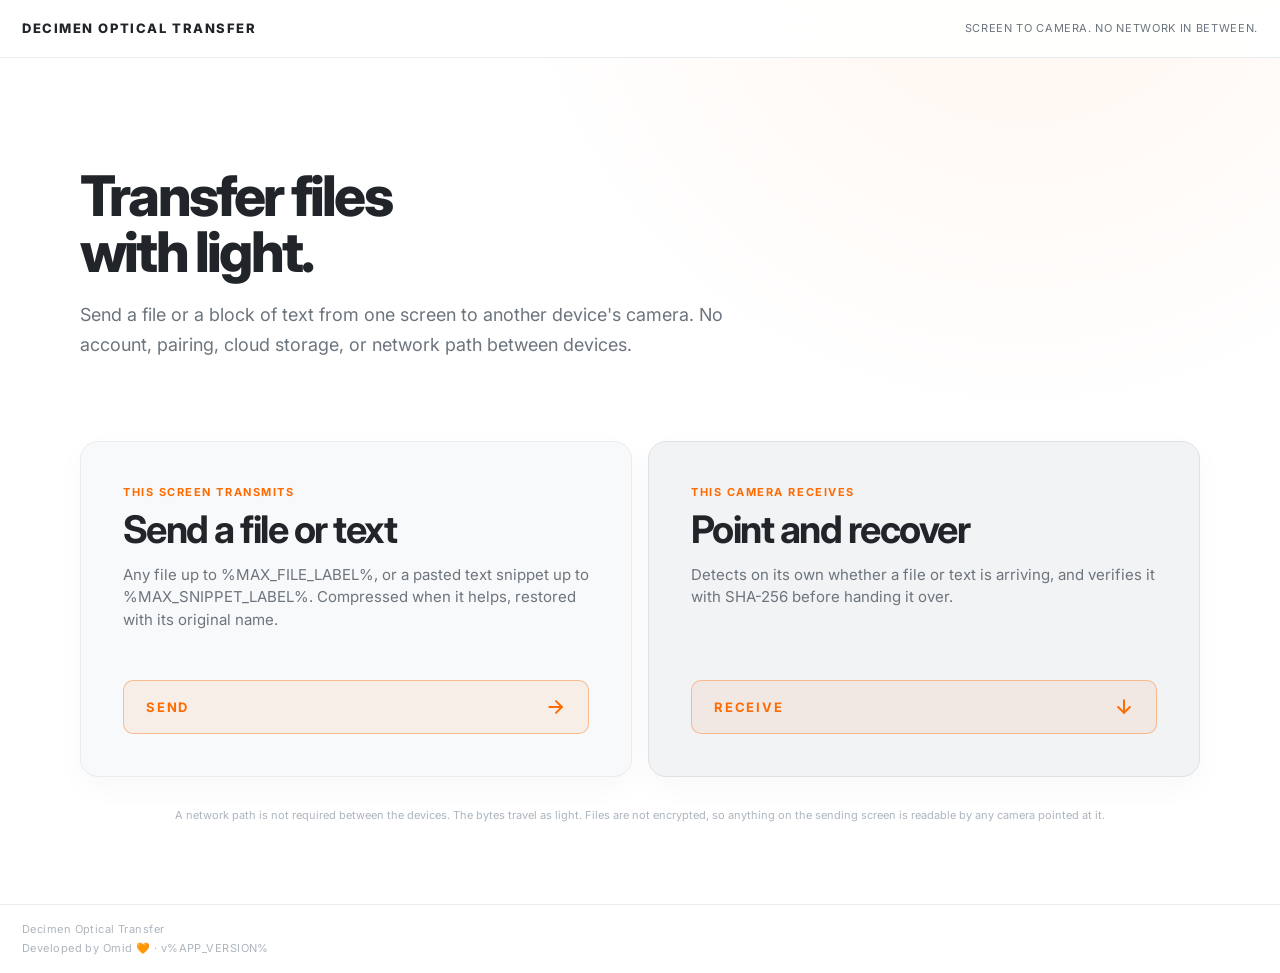
<file: index.html>
<!doctype html>
<html lang="en">
  <head>
    <meta charset="UTF-8" />
    <meta name="viewport" content="width=device-width, initial-scale=1.0" />
    <title>Decimen Optical Transfer — transfer files with light</title>
    <meta
      name="description"
      content="Send a file or text between two devices with nothing but a screen and a camera. Fountain-coded animated QR codes, no network path in between."
    />
    <meta name="theme-color" content="#070a11" />

    <!-- Absolute URLs: scrapers are inconsistent about resolving relative ones.
         Set VITE_SITE_URL at build time when deploying elsewhere. -->
    <meta property="og:type" content="website" />
    <meta property="og:site_name" content="Decimen Optical Transfer" />
    <meta property="og:title" content="Decimen Optical Transfer — transfer files with light" />
    <meta
      property="og:description"
      content="Fountain-coded animated QR codes, screen to camera. No account, no pairing, no network path between the two devices. 129 KB/s phone to phone."
    />
    <meta property="og:url" content="%SITE_URL%" />
    <meta property="og:image" content="%OG_IMAGE%" />
    <meta property="og:image:width" content="1200" />
    <meta property="og:image:height" content="630" />
    <meta
      property="og:image:alt"
      content="A phone mid-transfer, reading an animated QR code off a laptop screen at 129.2 KB/s."
    />
    <meta name="twitter:card" content="summary_large_image" />

    <link rel="icon" href="./decimen_logo.svg" type="image/svg+xml" />
    <link rel="apple-touch-icon" href="./success.png" />
    <link rel="stylesheet" href="./shared/style.css" />
  </head>
  <body class="home-page">
    <header class="site-header">
      <a class="brand" href="./">Decimen Optical Transfer</a>
      <span class="header-note">Screen to camera. No network in between.</span>
    </header>
    <main class="home-shell">
      <section class="hero">
        <h1>Transfer files<br />with light.</h1>
        <p class="hero-copy">
          Send a file or a block of text from one screen to another device's camera.
          No account, pairing, cloud storage, or network path between devices.
        </p>
      </section>

      <section class="transfer-grid" aria-label="Choose a side">
        <article class="transfer-card file-card">
          <div>
            <p class="card-kicker">This screen transmits</p>
            <h2>Send a file or text</h2>
            <p>Any file up to %MAX_FILE_LABEL%, or a pasted text snippet up to %MAX_SNIPPET_LABEL%. Compressed when it helps, restored with its original name.</p>
          </div>
          <div class="card-actions">
            <a class="action" href="./send/">Send <svg class="action-arrow" viewBox="0 0 24 24" fill="none" stroke="currentColor" stroke-width="2.4" stroke-linecap="round" stroke-linejoin="round" aria-hidden="true"><path d="M4 12h15"/><path d="M12 5l7 7-7 7"/></svg></a>
          </div>
        </article>

        <article class="transfer-card note-feature-card">
          <div>
            <p class="card-kicker">This camera receives</p>
            <h2>Point and recover</h2>
            <p>Detects on its own whether a file or text is arriving, and verifies it with SHA-256 before handing it over.</p>
          </div>
          <div class="card-actions">
            <a class="action" href="./receive/">Receive <svg class="action-arrow" viewBox="0 0 24 24" fill="none" stroke="currentColor" stroke-width="2.4" stroke-linecap="round" stroke-linejoin="round" aria-hidden="true"><path d="M12 4v15"/><path d="M5 12l7 7 7-7"/></svg></a>
          </div>
        </article>
      </section>

      <p class="privacy-note">
        A network path is not required between the devices. The bytes travel as light.
        Files are not encrypted, so anything on the sending screen is readable by any
        camera pointed at it.
      </p>
    </main>
    <footer class="site-footer">
      <span class="footer-id">
        <span>Decimen Optical Transfer</span>
        <span>Developed by Omid 🧡 · v%APP_VERSION%</span>
      </span>
      <nav class="footer-links" aria-label="Project links">
      </nav>
    </footer>
  </body>
</html>
</file>
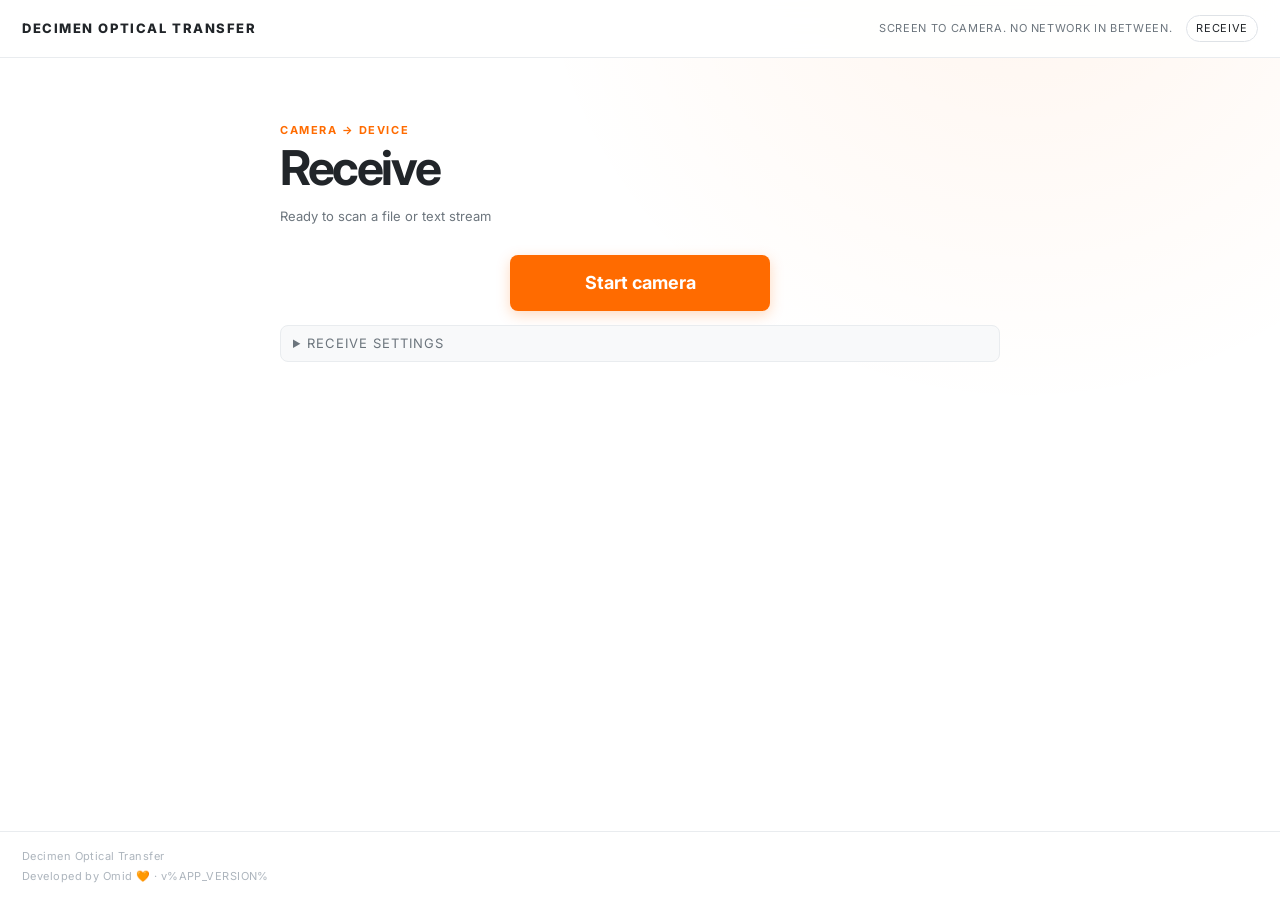
<file: receive/index.html>
<!doctype html>
<html lang="en">
  <head>
    <meta charset="UTF-8" />
    <!-- No scale lock here; see the 16px note on the settings controls in style.css. -->
    <meta name="viewport" content="width=device-width, initial-scale=1.0, viewport-fit=cover" />
    <title>Decimen Optical Transfer — receive</title>
    <meta name="theme-color" content="#070a11" />
    <link rel="icon" href="../decimen_logo.svg" type="image/svg+xml" />
    <link rel="stylesheet" href="../shared/style.css" />
  </head>
  <body class="receiver-page">
    <header class="site-header">
      <a class="brand" href="../">Decimen Optical Transfer</a>
      <div class="header-side">
        <span class="header-note">Screen to camera. No network in between.</span>
        <span class="mode-badge">Receive</span>
      </div>
    </header>
    <main class="receiver-shell">
      <section class="receiver-primary">
        <div class="receiver-heading">
          <div>
            <p class="eyebrow">Camera → device</p>
            <h1>Receive</h1>
          </div>
          <div class="hint status-line" id="stats">Ready to scan a file or text stream</div>
        </div>
        <button id="start">Start camera</button>
        <div class="preview" id="preview" style="display: none">
          <video id="video" muted playsinline></video>
          <div class="transfer-hud">
            <div class="progress-status" id="progress-status" style="display: none" aria-live="polite">
              <strong id="progress-label">0% · 0 frames</strong>
              <span id="eta-label">Estimating time…</span>
            </div>
            <div
              class="progress"
              id="progress"
              style="display: none"
              role="progressbar"
              aria-label="Transfer recovery progress"
              aria-valuemin="0"
              aria-valuemax="100"
              aria-valuenow="0"
            ><div id="bar"></div></div>
          </div>
        </div>
        <div id="result"></div>
        <details class="settings diagnostics" id="diagnostics" style="display: none">
          <summary>Live diagnostics</summary>
          <div class="metrics" id="metrics" style="display: none">
            <div class="metric"><div class="k">capture fps</div><div class="v" id="m-cap">—</div></div>
            <div class="metric"><div class="k">decode fps</div><div class="v amber" id="m-dec">—</div></div>
            <div class="metric"><div class="k">goodput</div><div class="v amber" id="m-rate">—</div></div>
            <div class="metric"><div class="k">elapsed</div><div class="v" id="m-time">—</div></div>
            <div class="metric"><div class="k">frames new/dup</div><div class="v" id="m-frames">—</div></div>
            <div class="metric"><div class="k">blocks K</div><div class="v" id="m-k">—</div></div>
            <div class="metric"><div class="k">block len</div><div class="v" id="m-block">—</div></div>
            <div class="metric"><div class="k">transfer</div><div class="v" id="m-payload">—</div></div>
          </div>
        </details>
        <details class="settings" id="settings">
          <summary>Receive settings</summary>
          <div class="row">
            <label>capture width
              <select id="cfg-width"><option>960</option><option selected>1280</option><option>1920</option></select>
            </label>
            <label>capture fps
              <select id="cfg-capfps"><option>30</option><option selected>60</option></select>
            </label>
            <label>decode workers
              <select id="cfg-workers"><option>1</option><option selected>2</option><option>3</option></select>
            </label>
          </div>
          <p class="hint settings-actual" id="camera-actual">Applied when the camera starts.</p>
        </details>
      </section>
    </main>
    <footer class="site-footer">
      <span class="footer-id">
        <span>Decimen Optical Transfer</span>
        <span>Developed by Omid 🧡 · v%APP_VERSION%</span>
      </span>
      <nav class="footer-links" aria-label="Project links">
      </nav>
    </footer>
    <script type="module" src="./main.ts"></script>
  </body>
</html>
</file>
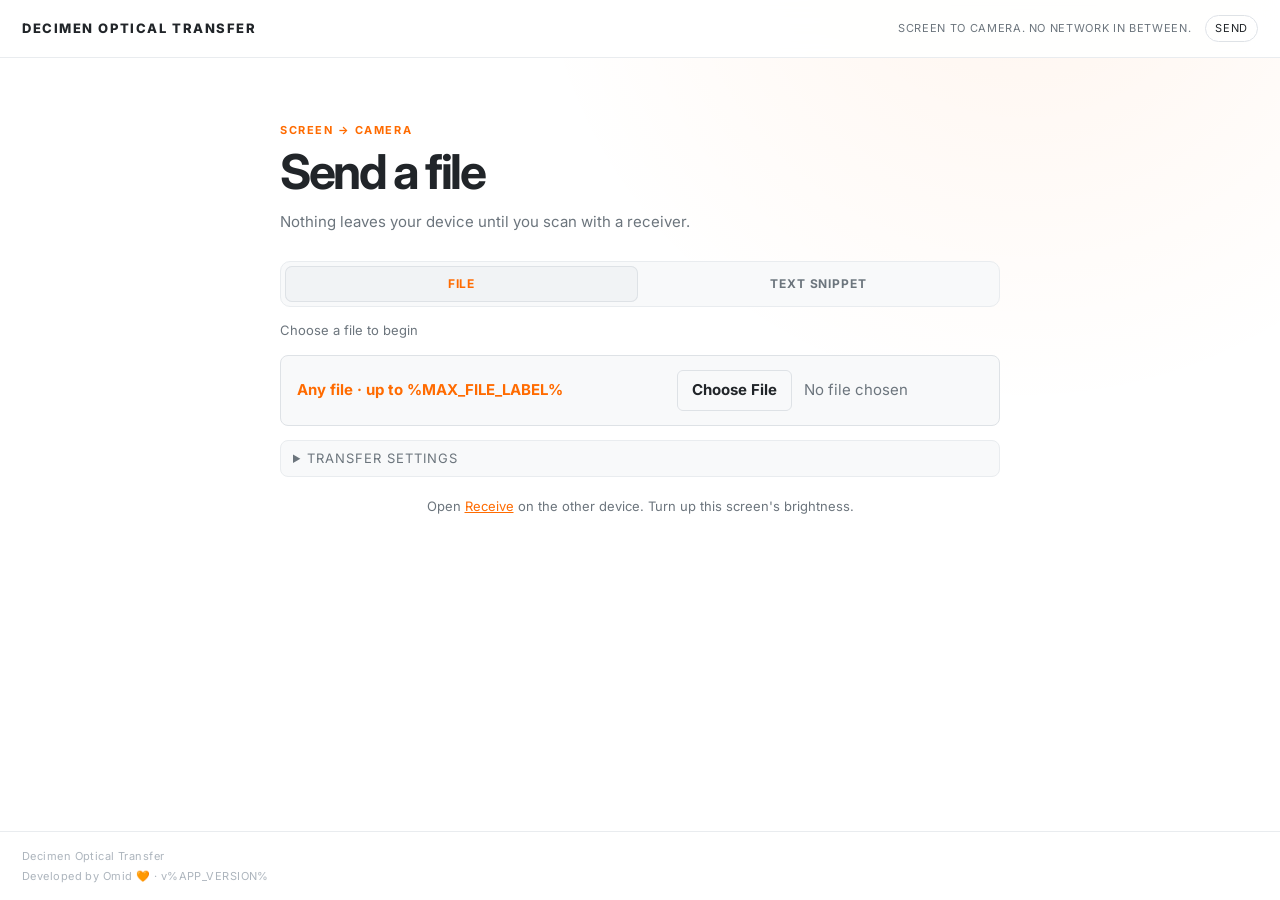
<file: send/index.html>
<!doctype html>
<html lang="en">
  <head>
    <meta charset="UTF-8" />
    <meta name="viewport" content="width=device-width, initial-scale=1.0" />
    <title>Decimen Optical Transfer — send</title>
    <meta name="theme-color" content="#070a11" />
    <link rel="icon" href="../decimen_logo.svg" type="image/svg+xml" />
    <link rel="stylesheet" href="../shared/style.css" />
  </head>
  <body class="tool-page">
    <header class="site-header">
      <a class="brand" href="../">Decimen Optical Transfer</a>
      <div class="header-side">
        <span class="header-note">Screen to camera. No network in between.</span>
        <span class="mode-badge">Send</span>
      </div>
    </header>
    <main class="send-shell">
      <section class="tool-intro">
        <p class="eyebrow">Screen → camera</p>
        <h1 id="tool-title">Send a file</h1>
        <p>Nothing leaves your device until you scan with a receiver.</p>
      </section>

      <div class="mode-picker" id="mode-picker" role="radiogroup" aria-label="What to send">
        <label>
          <input type="radio" name="send-mode" value="file" checked />
          <span>File</span>
        </label>
        <label>
          <input type="radio" name="send-mode" value="snippet" />
          <span>Text snippet</span>
        </label>
      </div>

      <div class="hint status-line" id="specs">Choose a file to begin</div>

      <label class="file-picker" id="pane-file">
        <span id="file-picker-label">Any file · up to %MAX_FILE_LABEL%</span>
        <input id="cfg-file" type="file" />
      </label>

      <div class="demo-picker" id="pane-demo" hidden>
        <span>Demo payload</span>
        <div class="demo-buttons">
          <button type="button" data-demo="success.png">512 KB image</button>
          <button type="button" data-demo="success-2mb.png">2 MB image</button>
        </div>
      </div>

      <div class="note-composer" id="pane-snippet" hidden>
        <label for="snippet-text" id="snippet-label">Text to send</label>
        <textarea id="snippet-text" rows="7" placeholder="Paste or type anything — a URL, a config, a wall of text…"></textarea>
        <button id="send-snippet" type="button">Start text stream</button>
      </div>

      <div class="stage" id="stage" hidden><canvas id="qr" width="16" height="16"></canvas></div>
      <details class="settings">
        <summary>Transfer settings</summary>
        <div class="row">
          <label>
            tx fps
            <!-- Options come from shared/send-settings.ts via htmlTokens() -->
            <select id="cfg-fps">%TX_FPS_OPTIONS%</select>
          </label>
          <label>
            bytes / frame
            <select id="cfg-bytes">%FRAME_BYTES_OPTIONS%</select>
          </label>
          <label>
            error correction
            <select id="cfg-ecc">
              <option selected>L</option><option>M</option><option>Q</option><option>H</option>
            </select>
          </label>
          <label>
            display size
            <input id="cfg-size" type="range" min="300" max="1200" step="50" value="900" />
          </label>
        </div>
      </details>
      <div class="hint footer-hint">
        Open <a href="../receive/">Receive</a> on the other device. Turn up this screen's brightness.
      </div>
    </main>
    <footer class="site-footer">
      <span class="footer-id">
        <span>Decimen Optical Transfer</span>
        <span>Developed by Omid 🧡 · v%APP_VERSION%</span>
      </span>
      <nav class="footer-links" aria-label="Project links">
      </nav>
    </footer>
    <script type="module" src="./main.ts"></script>
  </body>
</html>
</file>
<file: shared/style.css>
@import url('https://fonts.googleapis.com/css2?family=Inter:wght@400;500;700;800&display=swap');
* {
  box-sizing: border-box;
}
body {
  margin: 0;
  background: var(--bg);
  color: var(--text);
  font: 15px/1.5 'Inter', system-ui, -apple-system, sans-serif;
  display: flex;
  flex-direction: column;
  align-items: center;
  gap: 14px;
  padding: 20px;
  min-height: 100vh;
}
h1 {
  font-size: 16px;
  letter-spacing: 0.12em;
  text-transform: uppercase;
  color: var(--accent);
  margin: 0;
  text-align: center;
}
h1 small {
  color: var(--muted);
  letter-spacing: 0;
  text-transform: none;
  font-weight: normal;
}
.hint {
  color: var(--muted);
  font-size: 13px;
  text-align: center;
  max-width: 640px;
}
a {
  color: var(--accent);
}
/* Control hierarchy ---------------------------------------------------------
   One accent, three jobs, kept visually apart:

     solid accent   the single thing to do on this screen — Start camera,
                    Start text stream, Save the recovered file
     outlined       an alternative or a way back — Receive another, Try again
     inset track    which mode you are in: a STATE, not an action

   All three used to be the same filled slab, so on the text-snippet tab the
   mode selector outshouted the button that actually starts the transfer. */
button {
  font: inherit;
  color: var(--accent-ink);
  background: var(--accent);
  border: 0;
  border-radius: 8px;
  padding: 14px 36px;
  font-size: 18px;
  font-weight: 700;
  cursor: pointer;
  transition: all 0.2s cubic-bezier(0.25, 0.46, 0.45, 0.94);
  box-shadow: 0 4px 14px rgba(255, 107, 0, 0.25);
}

button:hover {
  background: var(--accent-hi);
  transform: translateY(-2px);
  box-shadow: 0 6px 20px rgba(255, 107, 0, 0.35);
}

button:focus-visible {
  outline: 2px solid var(--text);
  outline-offset: 3px;
}
/* Author `display` rules beat the UA sheet's [hidden], so restate it. */
[hidden] {
  display: none !important;
}

.file-picker {
  width: min(92vw, 640px);
  display: flex;
  flex-wrap: wrap;
  align-items: center;
  justify-content: space-between;
  gap: 10px;
  color: var(--text);
  background: var(--panel);
  border: 1px solid var(--line-bright);
  border-radius: 8px;
  padding: 14px 16px;
}
.file-picker span {
  color: var(--accent);
  font-weight: 700;
}
.file-picker input {
  max-width: 100%;
  font: inherit;
}
/* Choosing a file is a step toward the action, not the action — and the
   native control is the one element on the page that otherwise looks foreign. */
.file-picker input {
  color: var(--muted);
}

.file-picker input::file-selector-button {
  margin-right: 12px;
  color: var(--text);
  background: transparent;
  border: 1px solid var(--line-bright);
  border-radius: 6px;
  padding: 8px 14px;
  font: inherit;
  font-weight: 700;
  cursor: pointer;
  transition: border-color 130ms ease, color 130ms ease;
}

.file-picker input::file-selector-button:hover {
  color: var(--accent);
  border-color: var(--accent);
}
.stage {
  background: #fff;
  padding: 20px;
  border-radius: 10px;
}
.stage canvas {
  display: block;
  image-rendering: pixelated;
}
.preview {
  position: relative;
  width: min(92vw, 480px);
}
.preview video {
  width: 100%;
  border-radius: 10px;
  background: #000;
  display: block;
}
.progress {
  width: min(92vw, 480px);
  height: 14px;
  background: var(--panel);
  border: 1px solid var(--line);
  border-radius: 7px;
  overflow: hidden;
}
.progress-status {
  width: min(92vw, 480px);
  display: flex;
  justify-content: space-between;
  gap: 16px;
  color: var(--muted);
  font-size: 13px;
  font-variant-numeric: tabular-nums;
}
.progress-status strong {
  color: var(--accent);
}
.progress-status span {
  text-align: right;
}
.progress > div {
  height: 100%;
  background: var(--accent);
  transition: width 0.25s;
}
.progress > div.error {
  background: var(--red);
}
.done {
  color: var(--green);
  font-size: 22px;
  font-weight: 700;
}
.failed {
  color: var(--red);
  font-size: 22px;
  font-weight: 700;
}
img.received {
  max-width: min(92vw, 640px);
  border-radius: 10px;
}
#result {
  display: flex;
  flex-direction: column;
  align-items: center;
  gap: 14px;
}
a.download {
  display: inline-block;
  color: var(--accent-ink);
  background: var(--accent);
  border-radius: 8px;
  padding: 12px 20px;
  font-size: 16px;
  font-weight: 700;
  text-decoration: none;
  /* The label carries a filename, which is usually one unbroken word — so its
     min-content width is the whole thing, and as a flex item it would refuse to
     shrink and push the row off a phone screen. */
  max-width: 100%;
  overflow-wrap: anywhere;
}
details.settings {
  width: min(92vw, 640px);
  background: var(--panel);
  border: 1px solid var(--line);
  border-radius: 8px;
  padding: 8px 12px;
}
details.settings summary {
  cursor: pointer;
  color: var(--muted);
  font-size: 13px;
  text-transform: uppercase;
  letter-spacing: 0.08em;
}
details.settings .row {
  display: flex;
  flex-wrap: wrap;
  gap: 10px 18px;
  padding-top: 10px;
}
details.settings label {
  display: flex;
  flex-direction: column;
  gap: 3px;
  font-size: 11px;
  color: var(--muted);
  text-transform: uppercase;
  letter-spacing: 0.08em;
}
details.settings select,
details.settings input[type="range"] {
  font: inherit;
  /* 16px is the floor that stops mobile Safari zooming the page when a control
     takes focus. The alternative — locking the viewport scale — breaks
     pinch-zoom for everyone, so pay for it here instead. */
  font-size: 16px;
  color: var(--text);
  background: var(--bg);
  border: 1px solid var(--line);
  border-radius: 6px;
  padding: 5px 8px;
}
.settings-actual {
  margin: 10px 0 2px;
  padding-top: 9px;
  border-top: 1px solid var(--line);
  color: var(--muted);
  font-size: 11px;
  letter-spacing: 0.04em;
}
.metrics {
  display: grid;
  grid-template-columns: repeat(auto-fill, minmax(110px, 1fr));
  gap: 8px;
  width: min(92vw, 640px);
}
.metric {
  background: var(--panel);
  border: 1px solid var(--line);
  border-radius: 6px;
  padding: 6px 8px;
}
.metric .k {
  font-size: 10px;
  color: var(--muted);
  text-transform: uppercase;
  letter-spacing: 0.08em;
}
.metric .v {
  font-size: 16px;
  font-variant-numeric: tabular-nums;
}
.metric .v.amber {
  color: var(--accent);
}
.metric .v.ok {
  color: var(--green);
}

/* Product shell ------------------------------------------------------------
   "Aperture": cool blue-black with a scanner cyan. Reads as measurement
   equipment rather than a terminal, and — unlike a green accent — leaves green
   free to mean *verified* and red free to mean *failed*, which this UI needs.
   Every colour below is a token; the only literal colours left in this file are
   functional (the QR quiet zone, the letterbox behind the camera). */
:root {
  color-scheme: light;
  --bg: #ffffff;
  --panel: #f8f9fa;
  --panel-strong: #f1f3f5;
  --line: #e9ecef;
  --line-bright: #dee2e6;
  --text: #212529;
  --text-dim: #495057;
  --muted: #6c757d;
  --muted-dim: #adb5bd;
  --accent: #ff6b00;
  --accent-hi: #ff8533;
  --accent-ink: #ffffff;
  --green: #20c997;
  --red: #fa5252;
  /* Behind the camera image: stays near-black in any theme. */
  --viewport-bg: #212529;
  --accent-rgb: 255, 107, 0;
  --bg-rgb: 255, 255, 255;
}

/* Column flex (gap zeroed — the base body gap would pad between header, main
   and footer) so the shells can grow and keep the footer at the bottom of
   short pages, like the receiver before its camera starts. */
.home-page,
.tool-page,
.receiver-page {
  display: flex;
  flex-direction: column;
  align-items: stretch;
  gap: 0;
  padding: 0;
  min-height: 100svh;
  background:
    radial-gradient(circle at 80% -10%, rgba(var(--accent-rgb), 0.07), transparent 35%),
    var(--bg);
}

.home-shell,
.send-shell,
.receiver-shell {
  flex: 1 0 auto;
}

.site-header {
  width: 100%;
  min-height: 58px;
  display: flex;
  align-items: center;
  justify-content: space-between;
  gap: 16px;
  padding: max(14px, env(safe-area-inset-top)) max(22px, env(safe-area-inset-right)) 14px max(22px, env(safe-area-inset-left));
  border-bottom: 1px solid var(--line);
  background: rgba(var(--bg-rgb), 0.9);
  backdrop-filter: blur(14px);
  position: relative;
  z-index: 3;
}

.brand {
  display: inline-flex;
  align-items: center;
  gap: 10px;
  /* Wordmark in text, mark in accent: all-cyan made the brand read as another
     eyebrow label, and the accent is budgeted (see the control hierarchy). */
  color: var(--text);
  font-size: 13px;
  font-weight: 800;
  /* Tighter than the old DECIMEN-only mark: at 0.18em the full product name
     out-shouted the page headings. */
  letter-spacing: 0.12em;
  text-transform: uppercase;
  text-decoration: none;
}

/* The mark is inlined in every header (fill: currentColor), so it rides the
   accent token — and the standalone files keep it with no external request. */
.brand-logo {
  width: 22px;
  height: 22px;
  flex: none;
  color: var(--accent);
}

.header-side {
  display: flex;
  align-items: center;
  gap: 14px;
}

.header-note,
.mode-badge {
  color: var(--muted);
  font-size: 11px;
  letter-spacing: 0.06em;
  text-transform: uppercase;
}

.mode-badge {
  color: var(--text);
  border: 1px solid var(--line-bright);
  border-radius: 999px;
  padding: 4px 9px;
}

.eyebrow,
.card-kicker {
  margin: 0 0 8px;
  color: var(--accent);
  font-size: 11px;
  font-weight: 700;
  letter-spacing: 0.14em;
  text-transform: uppercase;
}

/* Homepage */
.home-shell {
  width: min(1120px, calc(100% - 40px));
  margin: 0 auto;
  padding: clamp(56px, 9vw, 110px) 0 48px;
}

.hero {
  max-width: 820px;
  margin-bottom: clamp(48px, 7vw, 82px);
}

.hero h1 {
  margin: 0;
  color: var(--text);
  font-family: 'Inter', system-ui, -apple-system, sans-serif;
  /* A headline, not a billboard — at 94px it was the loudest thing on a page
     whose real content is the two cards below it. */
  font-size: clamp(32px, 5vw, 56px);
  line-height: 1;
  letter-spacing: -0.05em;
  text-align: left;
  text-transform: none;
  font-weight: 800;
}

.hero-copy {
  max-width: 660px;
  margin: 20px 0 0;
  color: var(--muted);
  font-size: clamp(15px, 2vw, 18px);
  line-height: 1.65;
}

.transfer-grid {
  display: grid;
  grid-template-columns: repeat(2, minmax(0, 1fr));
  gap: 16px;
}

.transfer-card {
  /* Tall enough that both cards' buttons line up, no taller — the numbered
     row this used to leave space for is gone. */
  min-height: 336px;
  display: flex;
  flex-direction: column;
  justify-content: space-between;
  gap: 30px;
  padding: clamp(24px, 4vw, 42px);
  border: 1px solid var(--line);
  border-radius: 18px;
  background: var(--panel);
  box-shadow: 0 10px 30px rgba(0,0,0,0.03);
  transition: transform 0.3s ease, box-shadow 0.3s ease;
}
.transfer-card:hover {
  transform: translateY(-4px);
  box-shadow: 0 15px 40px rgba(0,0,0,0.06);
}

.note-feature-card {
  background: var(--panel-strong);
  border-color: var(--line-bright);
}

.transfer-card h2 {
  max-width: 430px;
  margin: 0 0 14px;
  color: var(--text);
  font-size: clamp(25px, 3.4vw, 38px);
  line-height: 1.08;
  letter-spacing: -0.04em;
}

.transfer-card p:not(.card-kicker) {
  max-width: 480px;
  margin: 0;
  color: var(--muted);
}

.card-actions {
  display: flex;
  flex-wrap: wrap;
  gap: 8px;
}

/* Send and Receive are symmetric choices, not a primary and a fallback, and
   two filled slabs would make the home page louder than the tool pages it
   leads to. Tinted-and-outlined at rest, filled on hover: the solid accent
   stays reserved for a live action. */
.action {
  display: flex;
  align-items: center;
  justify-content: space-between;
  gap: 22px;
  width: 100%;
  min-height: 54px;
  padding: 0 22px;
  color: var(--accent);
  background: rgba(var(--accent-rgb), 0.07);
  border: 1px solid rgba(var(--accent-rgb), 0.38);
  border-radius: 10px;
  font-size: 13px;
  font-weight: 700;
  letter-spacing: 0.14em;
  text-transform: uppercase;
  text-decoration: none;
  transition:
    background-color 140ms ease,
    border-color 140ms ease,
    color 140ms ease;
}

/* Stroke SVG rather than a text glyph: → and ↓ came from whatever the
   monospace stack shipped — small, thin, and sitting on the baseline. This
   one matches the label's weight and centers itself. */
.action-arrow {
  width: 20px;
  height: 20px;
  flex: none;
  transition: transform 160ms ease;
}

.action:hover,
.action:focus-visible {
  color: var(--accent-ink);
  background: var(--accent);
  border-color: var(--accent);
  box-shadow: 0 4px 15px rgba(255, 107, 0, 0.25);
  transform: translateY(-2px);
}

/* Nudge the arrow the way it points, so the two cards read as opposite
   directions rather than the same button twice. */
.file-card .action:hover .action-arrow,
.file-card .action:focus-visible .action-arrow {
  transform: translateX(4px);
}

.note-feature-card .action:hover .action-arrow,
.note-feature-card .action:focus-visible .action-arrow {
  transform: translateY(4px);
}

.action:focus-visible {
  outline: 2px solid var(--text);
  outline-offset: 3px;
}

@media (prefers-reduced-motion: reduce) {
  .action,
  .action-arrow {
    transition: none;
  }

  .action:hover .action-arrow,
  .action:focus-visible .action-arrow {
    transform: none;
  }
}

.privacy-note {
  margin: 30px 0 0;
  color: var(--muted-dim);
  font-size: 11px;
  text-align: center;
}

/* Site footer -------------------------------------------------------------
   Mirrors the header: full-width chrome, muted, one row. The id line carries
   the version and build hash so a saved standalone file names its vintage. */
.site-footer {
  margin-top: 32px;
  display: flex;
  flex-wrap: wrap;
  align-items: center;
  justify-content: space-between;
  gap: 10px 18px;
  padding: 16px max(22px, env(safe-area-inset-right)) max(16px, env(safe-area-inset-bottom)) max(22px, env(safe-area-inset-left));
  border-top: 1px solid var(--line);
  color: var(--muted-dim);
  font-size: 11px;
  letter-spacing: 0.04em;
}

/* Name on its own line, version · build · license beneath it — one long line
   wrapped mid-phrase on phones. */
.footer-id {
  display: flex;
  flex-direction: column;
  gap: 3px;
}

.site-footer a {
  color: var(--muted);
  text-decoration: none;
}

.site-footer a:hover,
.site-footer a:focus-visible {
  color: var(--accent);
}

.footer-links {
  display: flex;
  gap: 16px;
}

.footer-links a {
  font-weight: 700;
  letter-spacing: 0.08em;
  text-transform: uppercase;
}

/* Senders */
.send-shell {
  width: min(720px, calc(100% - 32px));
  margin: 0 auto;
  padding: clamp(32px, 6vw, 64px) 0 40px;
  display: flex;
  flex-direction: column;
  align-items: center;
  gap: 14px;
}

.tool-intro {
  width: 100%;
  margin-bottom: 14px;
}

.tool-intro h1,
.receiver-heading h1 {
  margin: 0;
  color: var(--text);
  font-size: clamp(30px, 6vw, 48px);
  line-height: 1.05;
  letter-spacing: -0.05em;
  text-align: left;
  text-transform: none;
}

.tool-intro > p:last-child {
  max-width: 600px;
  margin: 14px 0 0;
  color: var(--muted);
}

.status-line {
  min-height: 20px;
  max-width: none;
  text-align: left;
}

/* The status line is also the idle prompt and the live stream spec line, so a
   rejection has to look different rather than just reading differently — in
   muted grey at 13px, "✗ files are limited to 64 MB" was easy to miss entirely
   sitting directly above the picker you had just used. */
.status-line.error {
  padding: 10px 12px;
  color: var(--red);
  background: rgba(255, 123, 114, 0.1);
  border-left: 3px solid var(--red);
  border-radius: 0 8px 8px 0;
  font-weight: 700;
}

.send-shell .status-line,
.send-shell .file-picker,
.send-shell details.settings,
.mode-picker,
.note-composer {
  width: 100%;
}

.demo-picker {
  width: 100%;
  display: flex;
  flex-wrap: wrap;
  align-items: center;
  justify-content: space-between;
  gap: 12px;
  padding: 14px 16px;
  color: var(--accent);
  background: var(--panel);
  border: 1px solid var(--line);
  border-radius: 10px;
  font-size: 12px;
  font-weight: 700;
  letter-spacing: 0.08em;
  text-transform: uppercase;
}

.demo-buttons {
  display: flex;
  flex-wrap: wrap;
  gap: 8px;
}

.demo-buttons button {
  width: auto;
  padding: 10px 16px;
  color: var(--text);
  background: transparent;
  border: 1px solid var(--line-bright);
  font-size: 13px;
  letter-spacing: 0.04em;
  text-transform: none;
}

.demo-buttons button:hover {
  border-color: var(--accent);
}

/* Segmented file/text switch — real radios, so keyboard and AT come free. */
.mode-picker {
  display: flex;
  gap: 4px;
  padding: 4px;
  background: var(--panel);
  border: 1px solid var(--line);
  border-radius: 10px;
}

.mode-picker label {
  flex: 1;
}

.mode-picker input {
  position: absolute;
  opacity: 0;
  pointer-events: none;
}

.mode-picker span {
  display: block;
  padding: 9px 12px;
  border-radius: 7px;
  color: var(--muted);
  font-size: 12px;
  font-weight: 700;
  letter-spacing: 0.08em;
  text-transform: uppercase;
  text-align: center;
  cursor: pointer;
  transition: background 120ms ease, color 120ms ease, box-shadow 120ms ease;
}

.mode-picker span:hover {
  color: var(--text);
}

/* Raised, not filled. A filled segment reads as "press me"; this has to read
   as "you are here", which is why it borrows the panel surface rather than
   the accent. */
.mode-picker input:checked + span {
  color: var(--accent);
  background: var(--panel-strong);
  box-shadow: inset 0 0 0 1px var(--line-bright);
}

.mode-picker input:focus-visible + span {
  outline: 2px solid var(--accent);
  outline-offset: 2px;
}

.send-shell .stage {
  max-width: 100%;
  overflow: hidden;
  scroll-margin-top: 16px;
}

.note-composer {
  display: flex;
  flex-direction: column;
  gap: 8px;
  color: var(--accent);
  font-size: 12px;
  font-weight: 700;
  letter-spacing: 0.08em;
  text-transform: uppercase;
}

.note-composer textarea {
  width: 100%;
  resize: vertical;
  min-height: 168px;
  padding: 16px;
  color: var(--text);
  background: var(--panel);
  border: 1px solid var(--line-bright);
  border-radius: 10px;
  outline: none;
  font: 16px/1.55 ui-monospace, SFMono-Regular, Menlo, Consolas, monospace;
  text-transform: none;
}

.note-composer textarea:focus {
  border-color: var(--accent);
  box-shadow: 0 0 0 3px rgba(var(--accent-rgb), 0.16);
}

.footer-hint {
  margin-top: 6px;
}

/* Compact receiver: progress stays on the camera viewport. */
.receiver-page .site-header {
  position: sticky;
  top: 0;
}

/* Same measure, padding and rhythm as .send-shell — the two tool pages are a
   pair, and any difference between them just reads as a mistake. */
.receiver-shell {
  width: min(720px, calc(100% - 32px));
  margin: 0 auto;
  padding: clamp(32px, 6vw, 64px) 0 max(40px, env(safe-area-inset-bottom));
}

.receiver-primary {
  min-width: 0;
  display: flex;
  flex-direction: column;
  align-items: center;
  gap: 14px;
}

/* The status line carries camera specs, live errors and the final throughput,
   so it gets its own full-width row under the heading rather than being
   squeezed into 48% of the title line. */
.receiver-heading {
  width: 100%;
  margin-bottom: 14px;
}

.receiver-heading .eyebrow {
  margin-bottom: 4px;
}

/* Sits where .tool-intro's lede sits on the sender, and gets the same 14px
   of air. It carries camera specs, live errors and the final throughput, so
   squeezing it into 48% of the title row was the wrong slot for it. */
.receiver-heading .status-line {
  max-width: 600px;
  margin: 14px 0 0;
  text-align: left;
  line-height: 1.4;
}

.receiver-primary > details.settings,
.receiver-primary > #result {
  width: 100%;
}

/* Sized to its label, not to the column. At the full 720px it was the same
   width as the settings bar beneath it, so the one action on the page read as
   another panel. The page rhythm around it still matches .send-shell. */
.receiver-primary > button {
  width: auto;
  min-width: min(100%, 260px);
  max-width: 100%;
  min-height: 56px;
}

.preview {
  position: relative;
  width: min(100%, 640px);
  aspect-ratio: 4 / 3;
  max-height: calc(100dvh - 156px);
  background: var(--viewport-bg);
  border: 1px solid var(--line-bright);
  border-radius: 12px;
  overflow: hidden;
}

.preview video {
  width: 100%;
  height: 100%;
  object-fit: cover;
  border-radius: 0;
}

.transfer-hud {
  position: absolute;
  inset: auto 0 0;
  z-index: 2;
  padding: 54px 14px 14px;
  background: linear-gradient(transparent, rgba(var(--bg-rgb), 0.94) 55%);
  pointer-events: none;
}

.transfer-hud .progress-status,
.transfer-hud .progress {
  width: 100%;
}

.transfer-hud .progress-status {
  margin-bottom: 7px;
  color: var(--text-dim);
  text-shadow: 0 1px 3px #000;
}

.transfer-hud .progress {
  height: 12px;
  background: rgba(var(--bg-rgb), 0.86);
  border-color: rgba(255, 255, 255, 0.16);
}

.diagnostics {
  margin-top: 2px;
}

.diagnostics .metrics {
  width: 100%;
  padding-top: 10px;
}

#result:empty {
  display: none;
}

#result {
  width: 100%;
}

.received-note {
  width: 100%;
  max-width: 640px;
  margin: 0;
  padding: 16px;
  white-space: pre-wrap;
  overflow-wrap: anywhere;
  color: var(--text);
  background: var(--panel);
  border: 1px solid var(--line);
  border-radius: 10px;
}

/* Shown when the camera has run for a while without decoding anything. Both
   of the fixes that matter are on the sender, so this has to be readable at a
   glance from across a room. */
.no-signal {
  width: 100%;
  max-width: 640px;
  padding: 16px 18px;
  color: var(--muted);
  background: var(--panel);
  border: 1px solid var(--line-bright);
  border-left: 3px solid var(--accent);
  border-radius: 10px;
  font-size: 13px;
  line-height: 1.6;
}

.no-signal strong {
  display: block;
  margin-bottom: 8px;
  color: var(--accent);
  font-size: 11px;
  letter-spacing: 0.08em;
  text-transform: uppercase;
}

.no-signal ul {
  margin: 0;
  padding-left: 18px;
}

.no-signal li + li {
  margin-top: 6px;
}

.no-signal-dismiss {
  margin-top: 12px;
}

.secondary-button {
  width: auto;
  padding: 10px 16px;
  color: var(--text);
  background: transparent;
  border: 1px solid var(--line-bright);
  font-size: 14px;
}

.note-actions {
  display: flex;
  flex-wrap: wrap;
  justify-content: center;
  align-items: center;
  gap: 16px;
  margin-top: 14px;
  max-width: 100%;
}

.text-button {
  padding: 0;
  color: var(--accent);
  background: transparent;
  border: 0;
  border-radius: 0;
  font-size: 11px;
  font-weight: 700;
  letter-spacing: 0.08em;
  text-transform: uppercase;
}

.text-button.danger {
  color: var(--red);
}

@media (max-width: 680px) {
  .site-header {
    min-height: 50px;
    padding: max(11px, env(safe-area-inset-top)) 14px 11px;
  }
  .header-note {
    display: none;
  }
  /* The full name plus the mode badge share ~320px on the smallest phones. */
  .brand {
    gap: 8px;
    font-size: 11px;
    letter-spacing: 0.08em;
  }
  .brand-logo {
    width: 19px;
    height: 19px;
  }
  .home-shell {
    width: min(100% - 28px, 520px);
    padding-top: 46px;
  }
  .hero h1 {
    font-size: clamp(30px, 9vw, 42px);
  }
  .hero-copy {
    margin-top: 16px;
  }
  /* Cards stay side by side on phones; everything inside scales to fit. */
  .transfer-grid {
    gap: 10px;
  }
  .transfer-card {
    min-height: 0;
    gap: 16px;
    padding: 16px 14px;
    border-radius: 14px;
  }
  .transfer-card .card-kicker {
    margin-bottom: 6px;
    font-size: 9px;
    letter-spacing: 0.1em;
  }
  .transfer-card h2 {
    margin-bottom: 8px;
    font-size: clamp(17px, 5vw, 24px);
  }
  /* The cards stay two-up on a phone, so the body copy ends up three words to
     a line and reads worse than nothing. The kicker and heading already say
     which side you are on, which is the only decision this screen asks for. */
  .transfer-card p:not(.card-kicker) {
    display: none;
  }
  .card-actions .action {
    min-width: 0;
    width: 100%;
    gap: 8px;
    padding: 10px 12px;
    font-size: 13px;
  }
  .action-arrow {
    width: 18px;
    height: 18px;
  }
  .send-shell {
    width: calc(100% - 24px);
    padding-top: 28px;
  }
  .receiver-shell {
    width: calc(100% - 20px);
    padding-top: 10px;
  }
  .receiver-primary {
    gap: 8px;
  }
  .receiver-heading {
    gap: 10px;
  }
  .receiver-heading h1 {
    font-size: 25px;
  }
  .receiver-heading .status-line {
    font-size: 10px;
  }
  .preview {
    max-height: calc(100dvh - 128px);
  }
  .progress-status {
    font-size: 11px;
  }
  .transfer-hud {
    padding: 42px 10px 10px;
  }
}

@media (max-height: 620px) and (orientation: landscape) {
  .receiver-heading .eyebrow {
    display: none;
  }
  .receiver-heading h1 {
    font-size: 20px;
  }
  .preview {
    width: auto;
    height: calc(100dvh - 108px);
    max-width: 100%;
  }
}
</file>
